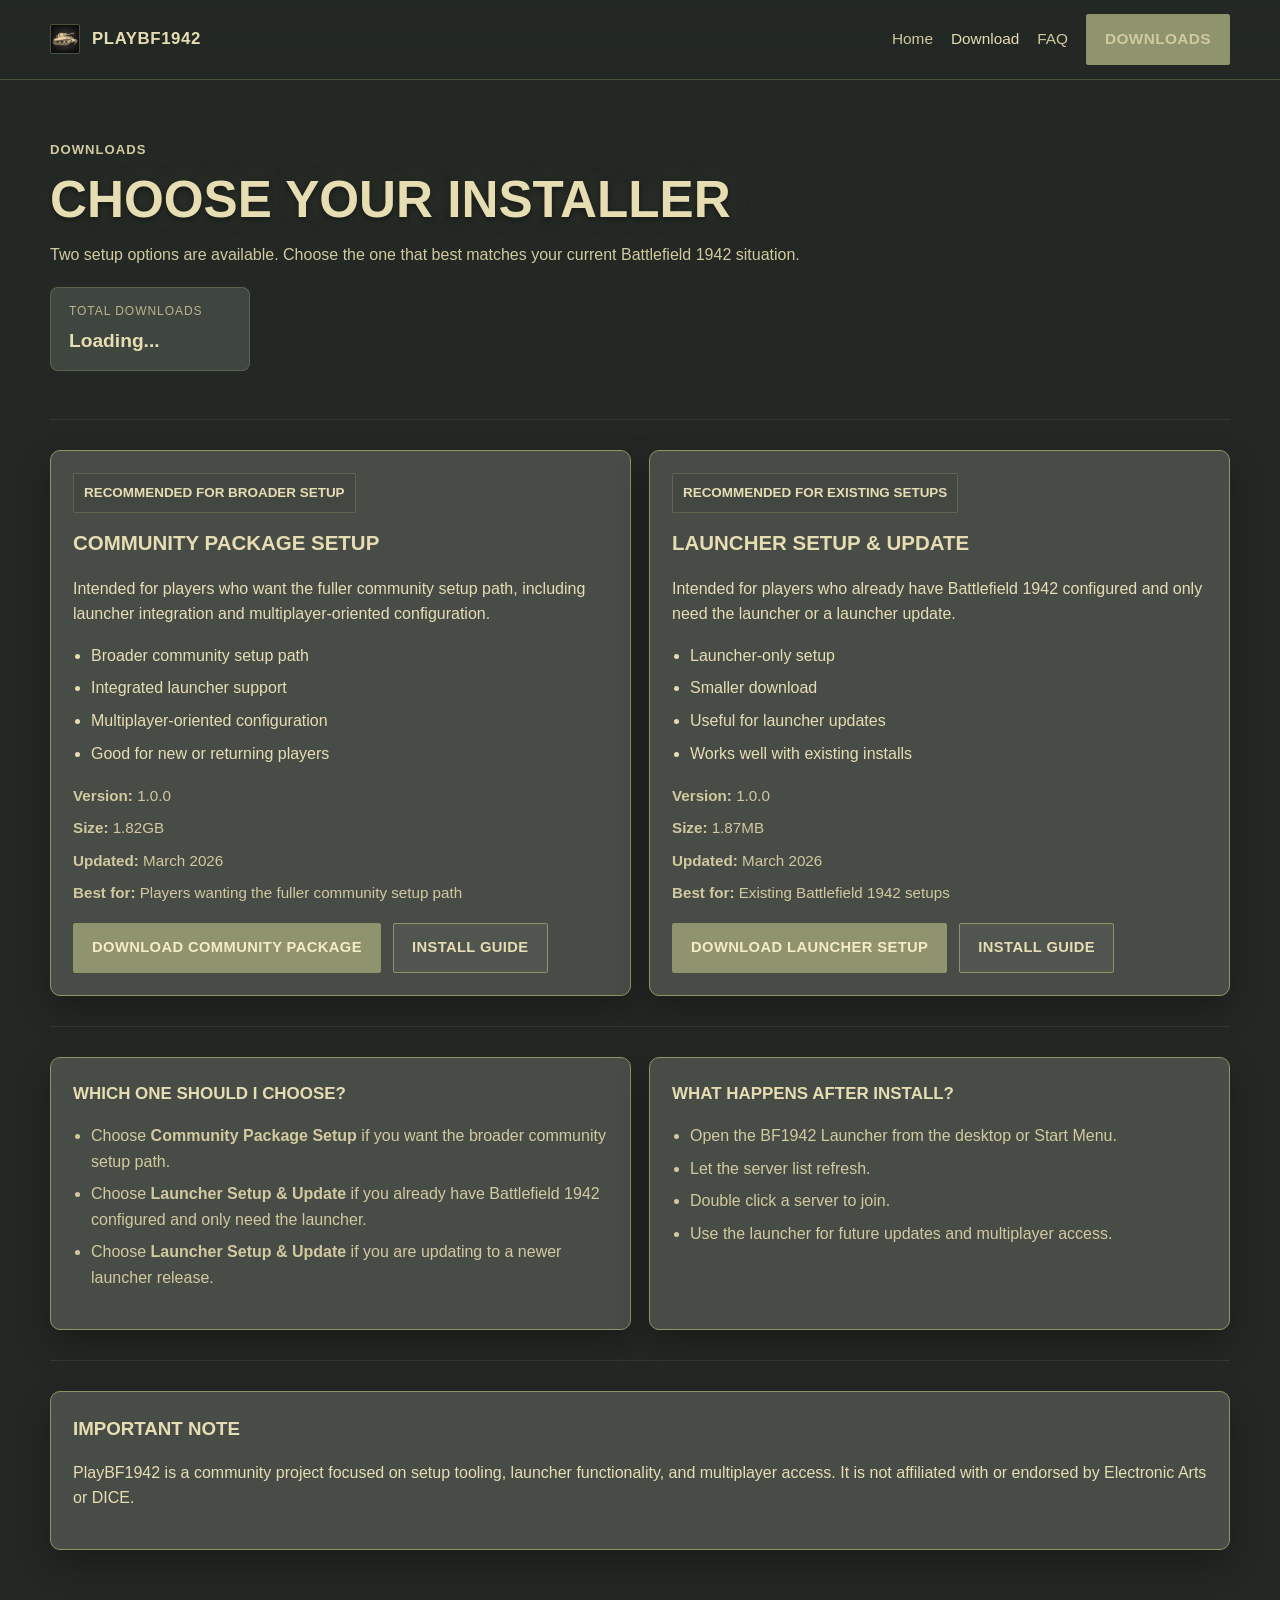
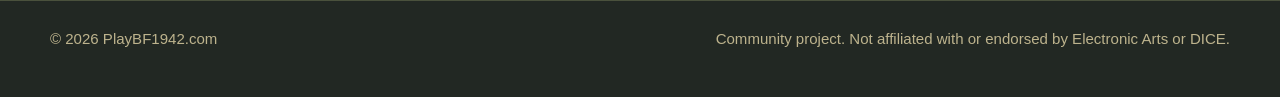
<file: download.html>
<!DOCTYPE html>
<html lang="en">
<head>
  <meta charset="UTF-8" />
  <meta name="viewport" content="width=device-width, initial-scale=1.0" />
  <title>Downloads - PlayBF1942</title>
  <meta
    name="description"
    content="Download the PlayBF1942 Community Package Setup or Launcher Setup & Update."
  />
  <link rel="stylesheet" href="styles.css" />
</head>
<body>
  <header class="site-header">
    <div class="container header-inner">
      <a class="brand" href="index.html">
        <img src="images/launcher-icon.png" alt="BF1942 Launcher Icon" />
        <span>PlayBF1942</span>
      </a>

      <nav class="nav-links">
        <a href="index.html">Home</a>
        <a class="active" href="download.html">Download</a>
        <a href="faq.html">FAQ</a>
        <a class="btn btn-primary" href="download.html">Downloads</a>
      </nav>
    </div>
  </header>

  <main class="container">
    <section class="page-header">
      <span class="eyebrow">Downloads</span>
      <h1>Choose your installer</h1>
      <p class="lead">
        Two setup options are available. Choose the one that best matches your current Battlefield 1942 situation.
      </p>

        <div class="download-meta-strip">
    <div class="download-meta-item">
      <span class="download-meta-label">Total Downloads</span>
      <strong id="download-count">Loading...</strong>
    </div>
      
    </section>

    <section class="download-grid">
      <article class="download-card">
        <span class="badge">Recommended for broader setup</span>
        <h2>Community Package Setup</h2>
        <p>
          Intended for players who want the fuller community setup path, including launcher integration and multiplayer-oriented configuration.
        </p>

        <ul class="list">
          <li>Broader community setup path</li>
          <li>Integrated launcher support</li>
          <li>Multiplayer-oriented configuration</li>
          <li>Good for new or returning players</li>
        </ul>

        <div class="meta">
          <div><strong>Version:</strong> <span id="community-version">Loading...</span></div>
          <div><strong>Size:</strong> 1.82GB</div>
          <div><strong>Updated:</strong> March 2026</div>
          <div><strong>Best for:</strong> Players wanting the fuller community setup path</div>
        </div>

        <div class="card-actions">
          <a class="btn btn-primary" href="https://github.com/TheHogSqueezer/playbf1942-downloads/releases/latest/download/BF1942CommunityPackageSetup.exe">Download Community Package</a>
          <a class="btn btn-secondary" href="faq.html">Install Guide</a>
        </div>
      </article>

      <article class="download-card">
        <span class="badge">Recommended for existing setups</span>
        <h2>Launcher Setup &amp; Update</h2>
        <p>
          Intended for players who already have Battlefield 1942 configured and only need the launcher or a launcher update.
        </p>

        <ul class="list">
          <li>Launcher-only setup</li>
          <li>Smaller download</li>
          <li>Useful for launcher updates</li>
          <li>Works well with existing installs</li>
        </ul>

        <div class="meta">
          <div><strong>Version:</strong> <span id="launcher-version">Loading...</span></div>
          <div><strong>Size:</strong> 1.87MB</div>
          <div><strong>Updated:</strong> March 2026</div>
          <div><strong>Best for:</strong> Existing Battlefield 1942 setups</div>
        </div>

        <div class="card-actions">
          <a class="btn btn-primary" href="https://github.com/TheHogSqueezer/playbf1942-downloads/releases/latest/download/BF1942LauncherSetup.exe">Download Launcher Setup</a>
          <a class="btn btn-secondary" href="faq.html">Install Guide</a>
        </div>
      </article>
    </section>

    <section class="info-grid">
      <article class="info-card">
        <h3>Which one should I choose?</h3>
        <ul>
          <li>Choose <strong>Community Package Setup</strong> if you want the broader community setup path.</li>
          <li>Choose <strong>Launcher Setup &amp; Update</strong> if you already have Battlefield 1942 configured and only need the launcher.</li>
          <li>Choose <strong>Launcher Setup &amp; Update</strong> if you are updating to a newer launcher release.</li>
        </ul>
      </article>

      <article class="info-card">
        <h3>What happens after install?</h3>
        <ul>
          <li>Open the BF1942 Launcher from the desktop or Start Menu.</li>
          <li>Let the server list refresh.</li>
          <li>Double click a server to join.</li>
          <li>Use the launcher for future updates and multiplayer access.</li>
        </ul>
      </article>
    </section>

    <section>
      <div class="callout">
        <h3>Important note</h3>
        <p>
          PlayBF1942 is a community project focused on setup tooling, launcher functionality, and multiplayer access.
          It is not affiliated with or endorsed by Electronic Arts or DICE.
        </p>
      </div>
    </section>
  </main>

  <footer class="site-footer">
    <div class="container footer-inner">
      <div>© 2026 PlayBF1942.com</div>
      <div>Community project. Not affiliated with or endorsed by Electronic Arts or DICE.</div>
    </div>
  </footer>

<script>
async function loadLauncherVersion() {
  try {
    const response = await fetch("launcher-version.json?t=" + Date.now(), {
      cache: "no-store"
    });

    if (!response.ok) {
      throw new Error("Failed to fetch version");
    }

    const data = await response.json();

    const version = data.launcherVersion || "Unknown";

    const launcherEl = document.getElementById("launcher-version");
    const communityEl = document.getElementById("community-version");

    if (launcherEl) launcherEl.textContent = version;
    if (communityEl) communityEl.textContent = version;

  } catch (error) {
    console.error("Version fetch failed:", error);

    const launcherEl = document.getElementById("launcher-version");
    const communityEl = document.getElementById("community-version");

    if (launcherEl) launcherEl.textContent = "Unknown";
    if (communityEl) communityEl.textContent = "Unknown";
  }
}

loadLauncherVersion();
</script>

<script>
async function loadDownloadStats() {
  try {
    const response = await fetch(
      "https://api.github.com/repos/TheHogSqueezer/playbf1942-downloads/releases/latest"
    );

    if (!response.ok) {
      throw new Error("Failed to fetch release data");
    }

    const data = await response.json();

    let total = 0;

    if (data.assets && data.assets.length > 0) {
      data.assets.forEach(asset => {
        total += asset.download_count;
      });
    }

    const el = document.getElementById("download-count");
    if (el) {
      el.textContent = total.toLocaleString();
    }

  } catch (err) {
    console.error("Download stat error:", err);
  }
}

loadDownloadStats();
</script>
  
</body>
</html>
</file>
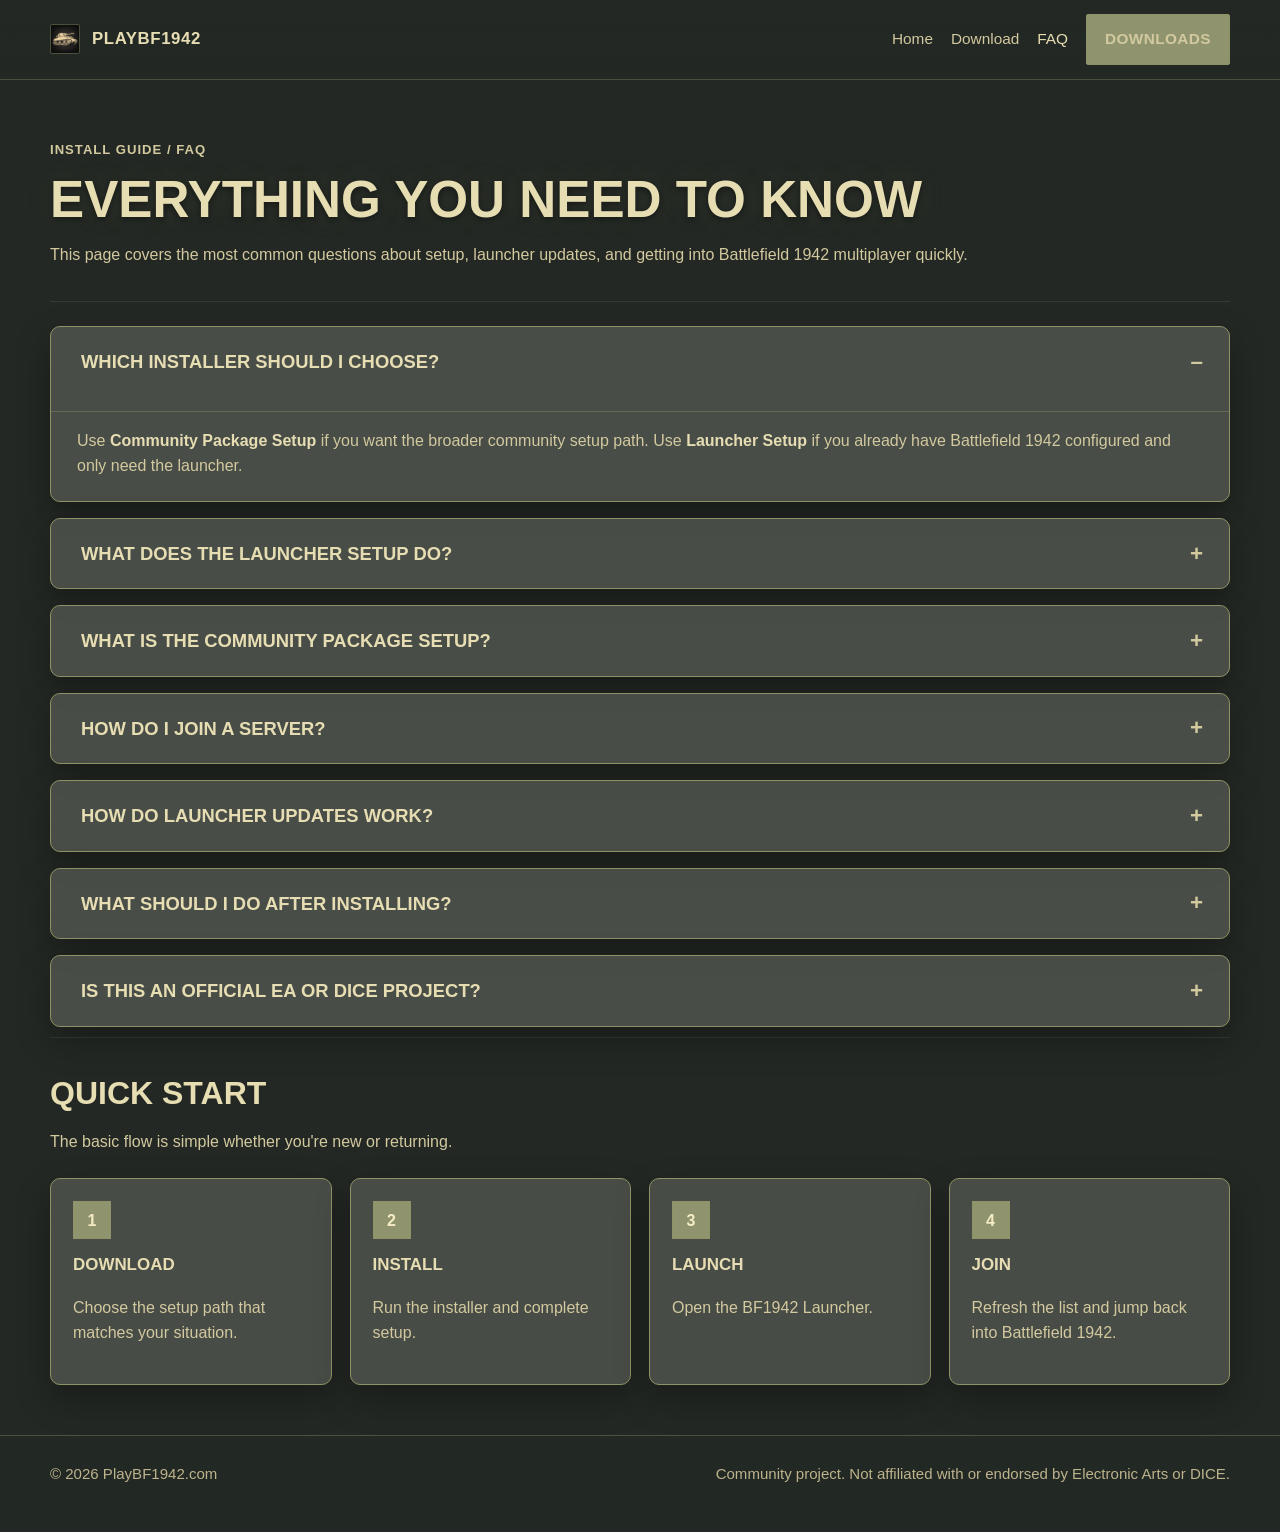
<file: faq.html>
<!DOCTYPE html>
<html lang="en">
<head>
  <meta charset="UTF-8" />
  <meta name="viewport" content="width=device-width, initial-scale=1.0" />
  <title>FAQ - PlayBF1942</title>
  <meta
    name="description"
    content="Frequently asked questions and install guidance for PlayBF1942."
  />
  <link rel="stylesheet" href="styles.css" />
</head>
  
<body>
  <header class="site-header">
    <div class="container header-inner">
      <a class="brand" href="index.html">
        <img src="images/launcher-icon.png" alt="BF1942 Launcher Icon" />
        <span>PlayBF1942</span>
      </a>

      <nav class="nav-links">
        <a href="index.html">Home</a>
        <a href="download.html">Download</a>
        <a class="active" href="faq.html">FAQ</a>
        <a class="btn btn-primary" href="download.html">Downloads</a>
      </nav>
    </div>
  </header>

  <main class="container">
    <section class="page-header">
      <span class="eyebrow">Install Guide / FAQ</span>
      <h1>Everything you need to know</h1>
      <p class="lead">
        This page covers the most common questions about setup, launcher updates, and getting into Battlefield 1942 multiplayer quickly.
      </p>
    </section>

<section class="faq-list">
  <article class="faq-item">
    <details open>
      <summary>Which installer should I choose?</summary>
      <div class="faq-answer">
        <p>
          Use <strong>Community Package Setup</strong> if you want the broader community setup path.
          Use <strong>Launcher Setup</strong> if you already have Battlefield 1942 configured and only need the launcher.
        </p>
      </div>
    </details>
  </article>

  <article class="faq-item">
    <details>
      <summary>What does the Launcher Setup do?</summary>
      <div class="faq-answer">
        <p>
          The Launcher Setup is intended for players who only need the BF1942 launcher and server browser,
          especially for existing installs or launcher updates.
        </p>
      </div>
    </details>
  </article>

  <article class="faq-item">
    <details>
      <summary>What is the Community Package Setup?</summary>
      <div class="faq-answer">
        <p>
          The Community Package Setup is the broader community-oriented setup path intended to help players
          get into multiplayer with a more complete installation flow.
        </p>
      </div>
    </details>
  </article>

  <article class="faq-item">
    <details>
      <summary>How do I join a server?</summary>
      <div class="faq-answer">
        <p>
          Open the BF1942 Launcher, let the server list refresh, then double click a server to join.
        </p>
      </div>
    </details>
  </article>

  <article class="faq-item">
    <details>
      <summary>How do launcher updates work?</summary>
      <div class="faq-answer">
        <p>
          If you already have Battlefield 1942 configured, the Launcher Setup is the intended path
          for getting the newest launcher release.
        </p>
      </div>
    </details>
  </article>

  <article class="faq-item">
    <details>
      <summary>What should I do after installing?</summary>
      <div class="faq-answer">
        <ul>
          <li>Open the BF1942 Launcher from the desktop or Start Menu.</li>
          <li>Confirm your path or settings if needed.</li>
          <li>Wait for the server browser to refresh.</li>
          <li>Double click a server to play.</li>
        </ul>
      </div>
    </details>
  </article>

  <article class="faq-item">
    <details>
      <summary>Is this an official EA or DICE project?</summary>
      <div class="faq-answer">
        <p>
          No. PlayBF1942 is a community project and is not affiliated with or endorsed by
          Electronic Arts or DICE.
        </p>
      </div>
    </details>
  </article>
</section>

    <section>
      <h2 class="section-title">Quick start</h2>
      <p class="section-copy">
        The basic flow is simple whether you're new or returning.
      </p>

      <div class="steps-grid">
        <article class="step">
          <div class="step-number">1</div>
          <h3>Download</h3>
          <p>Choose the setup path that matches your situation.</p>
        </article>

        <article class="step">
          <div class="step-number">2</div>
          <h3>Install</h3>
          <p>Run the installer and complete setup.</p>
        </article>

        <article class="step">
          <div class="step-number">3</div>
          <h3>Launch</h3>
          <p>Open the BF1942 Launcher.</p>
        </article>

        <article class="step">
          <div class="step-number">4</div>
          <h3>Join</h3>
          <p>Refresh the list and jump back into Battlefield 1942.</p>
        </article>
      </div>
    </section>
  </main>

  <footer class="site-footer">
    <div class="container footer-inner">
      <div>© 2026 PlayBF1942.com</div>
      <div>Community project. Not affiliated with or endorsed by Electronic Arts or DICE.</div>
    </div>
  </footer>
</body>
</html>
</file>
<file: styles.css>
:root {
  --bg: #2f3430;
  --bg-deep: #232824;
  --bg-overlay: rgba(35, 40, 36, 0.9);

  --panel: #4a4f49;
  --panel-2: #535851;
  --panel-3: #434842;

  --border: #8d9364;
  --border-soft: rgba(141, 147, 100, 0.38);

  --text: #e7ddb3;
  --text-soft: #d3c99f;
  --text-dim: #bdb38d;

  --accent: #8f946f;
  --accent-hover: #a2a783;
  --accent-2: #6d7256;

  --button-text: #f5ecc5;

  --success: #95a27a;
  --warning: #b6a06a;

  --shadow: 0 14px 34px rgba(0, 0, 0, 0.28);
  --radius: 10px;
  --radius-sm: 6px;
  --max-width: 1180px;
  --transition: 0.18s ease;
}

* {
  box-sizing: border-box;
}

html {
  scroll-behavior: smooth;
}

body {
  margin: 0;
  font-family: Arial, Helvetica, sans-serif;
  color: var(--text);
  background: linear-gradient(rgba(35, 40, 36, 0.95), rgba(35, 40, 36, 0.95)), var(--bg-deep);
  line-height: 1.6;
}

body.home-page {
  background:
    linear-gradient(rgba(35, 40, 36, 0.82), rgba(35, 40, 36, 0.9)),
    url("images/gameplay.jpg") center top / cover fixed no-repeat,
    var(--bg-deep);
}

a {
  color: inherit;
  text-decoration: none;
}

img {
  max-width: 100%;
  display: block;
}

.container {
  width: min(calc(100% - 32px), var(--max-width));
  margin: 0 auto;
}

.site-header {
  position: sticky;
  top: 0;
  z-index: 100;
  background: linear-gradient(
    180deg,
    rgba(35, 40, 36, 0.98),
    rgba(35, 40, 36, 0.92)
  );
  border-bottom: 1px solid var(--border-soft);
  backdrop-filter: blur(10px);
}

.header-inner {
  display: flex;
  align-items: center;
  justify-content: space-between;
  gap: 18px;
  padding: 14px 0;
}

.brand {
  display: flex;
  align-items: center;
  gap: 12px;
  font-weight: 800;
  font-size: 1.05rem;
  letter-spacing: 0.6px;
  text-transform: uppercase;
}

.brand img {
  height: 30px;
  width: auto;
  border: 1px solid var(--border-soft);
  border-radius: 2px;
}

.nav-links {
  display: flex;
  align-items: center;
  gap: 18px;
  flex-wrap: wrap;
}

.nav-links a {
  color: var(--text-soft);
  font-size: 0.96rem;
}

.nav-links a:hover,
.nav-links a.active {
  color: var(--text);
}

.btn {
  display: inline-block;
  padding: 12px 18px;
  border: 1px solid var(--border);
  border-radius: 2px;
  font-weight: 700;
  transition: var(--transition);
  cursor: pointer;
  text-transform: uppercase;
  letter-spacing: 0.4px;
  font-size: 0.92rem;
}

.btn:hover {
  transform: translateY(-1px);
}

.btn-primary {
  background: var(--accent);
  color: var(--button-text);
}

.btn-primary:hover {
  background: var(--accent-hover);
}

.btn-secondary {
  background: rgba(83, 88, 81, 0.84);
  color: var(--text);
}

.btn-secondary:hover {
  background: rgba(94, 100, 92, 0.96);
}

.hero {
  padding: 72px 0 40px;
}

.hero-grid {
  display: grid;
  grid-template-columns: 1.15fr 0.85fr;
  gap: 28px;
  align-items: center;
}

.eyebrow {
  display: inline-block;
  margin-bottom: 14px;
  color: var(--text-soft);
  font-weight: 700;
  font-size: 0.82rem;
  letter-spacing: 1px;
  text-transform: uppercase;
}

h1 {
  margin: 0 0 16px;
  font-size: clamp(2.5rem, 5vw, 4.5rem);
  line-height: 1.02;
  text-transform: uppercase;
  text-shadow:
    0 2px 6px rgba(0, 0, 0, 0.45),
    0 0 30px rgba(180, 170, 120, 0.12);
}

.hero p,
.lead,
.section-copy,
.card p,
.info-card p,
.info-card ul,
.faq-item p,
.faq-item ul,
.step p {
  color: var(--text-soft);
}

.hero p {
  margin: 0 0 24px;
  font-size: 1.05rem;
  max-width: 720px;
}

.hero-actions,
.card-actions {
  display: flex;
  flex-wrap: wrap;
  gap: 12px;
}

.hero-actions {
  margin-bottom: 22px;
}

.hero-meta {
  display: flex;
  flex-wrap: wrap;
  gap: 18px;
  color: var(--text-soft);
  font-size: 0.94rem;
}

.hero-live-stat {
  display: inline-flex;
  flex-direction: column;
  gap: 4px;
  margin: 0 0 20px;
  padding: 14px 18px;
  background: rgba(74, 79, 73, 0.82);
  border: 1px solid var(--border-soft);
  border-radius: 8px;
  box-shadow: var(--shadow);
}

.hero-live-label {
  font-size: 0.78rem;
  text-transform: uppercase;
  letter-spacing: 0.08em;
  color: var(--text-dim);
}

.hero-live-stat strong {
  font-size: 2rem;
  line-height: 1;
  color: var(--text);
}

.panel,
.feature-card,
.step,
.download-card,
.info-card,
.faq-item,
.callout,
.screenshot-card {
  background: rgba(74, 79, 73, 0.95);
  border: 1px solid var(--border);
  border-radius: var(--radius);
  box-shadow: var(--shadow);
}

.panel {
  padding: 18px;
}

.launcher-preview {
  aspect-ratio: 16 / 10;
  border-radius: var(--radius-sm);
  border: 1px solid var(--border-soft);
  background:
    linear-gradient(rgba(0, 0, 0, 0.08), rgba(0, 0, 0, 0.16)),
    url("images/launcher-screenshot.jpg") center / cover no-repeat,
    var(--panel-3);
  display: flex;
  align-items: flex-end;
  padding: 14px;
}

.preview-badge {
  background: rgba(47, 52, 48, 0.92);
  border: 1px solid var(--border);
  padding: 8px 12px;
  border-radius: 2px;
  font-weight: 700;
  font-size: 0.9rem;
  text-transform: uppercase;
}

.hero-stats {
  display: grid;
  grid-template-columns: 1fr 1fr;
  gap: 12px;
  margin-top: 14px;
}

.mini-stat {
  background: rgba(67, 72, 66, 0.92);
  border: 1px solid var(--border-soft);
  border-radius: var(--radius-sm);
  padding: 14px;
}

.mini-stat strong {
  display: block;
  margin-bottom: 4px;
  font-size: 1.02rem;
}

section {
  padding: 30px 0;
}

.section-title {
  margin: 0 0 10px;
  font-size: 2rem;
  text-transform: uppercase;
}

.section-copy {
  margin: 0 0 24px;
  max-width: 800px;
}

.features-grid,
.steps-grid,
.download-grid,
.info-grid,
.screenshot-grid,
.cta-grid {
  display: grid;
  gap: 18px;
}

.features-grid {
  grid-template-columns: repeat(3, 1fr);
}

.steps-grid {
  grid-template-columns: repeat(4, 1fr);
}

.download-grid,
.info-grid,
.cta-grid,
.screenshot-grid {
  grid-template-columns: 1fr 1fr;
}

section {
  padding: 30px 0;
}

section + section {
  border-top: 1px solid rgba(141, 147, 100, 0.16);
}

.feature-card,
.step,
.download-card,
.info-card,
.screenshot-card,
.callout {
  padding: 22px;
}

.feature-card h3,
.step h3,
.download-card h2,
.info-card h3,
.faq-item h2,
.callout h3,
.screenshot-card h3 {
  margin: 0 0 10px;
  text-transform: uppercase;
}

.feature-card h3,
.step h3,
.info-card h3,
.screenshot-card h3 {
  font-size: 1.06rem;
}

.feature-card,
.callout,
.download-card {
  transition: transform 0.18s ease, border-color 0.18s ease, box-shadow 0.18s ease;
}

.feature-card:hover,
.callout:hover,
.download-card:hover {
  transform: translateY(-4px);
  border-color: #a2a783;
}

.download-card h2,
.faq-item h2 {
  font-size: 1.28rem;
}

.list,
.info-card ul,
.faq-item ul {
  padding-left: 18px;
}

.list li,
.info-card li,
.faq-item li {
  margin-bottom: 7px;
}

.step-number {
  width: 38px;
  height: 38px;
  display: inline-flex;
  align-items: center;
  justify-content: center;
  border: 1px solid var(--border);
  background: var(--accent);
  color: var(--button-text);
  font-weight: 800;
  margin-bottom: 12px;
}

.badge {
  display: inline-block;
  margin-bottom: 14px;
  background: rgba(67, 72, 66, 0.94);
  border: 1px solid var(--border-soft);
  color: var(--text);
  padding: 8px 10px;
  font-size: 0.84rem;
  font-weight: 700;
  border-radius: 2px;
  text-transform: uppercase;
}

.faq-list {
  display: grid;
  gap: 14px;
  padding: 24px 0 10px;
}

.faq-item {
  background: rgba(74, 79, 73, 0.96);
  border: 1px solid var(--border);
  border-radius: var(--radius);
  box-shadow: var(--shadow);
  overflow: hidden;
  padding: 0;
}

.faq-item details {
  width: 100%;
}

.faq-item summary {
  list-style: none;
  cursor: pointer;
  padding: 20px 26px;
  padding-left: 30px;
  font-size: 1.15rem;
  font-weight: 800;
  text-transform: uppercase;
  color: var(--text);
  display: flex;
  align-items: center;
  justify-content: space-between;
  gap: 16px;
  transition: background 0.18s ease;
}

.faq-item summary:hover {
  background: rgba(83, 88, 81, 0.38);
}

.faq-item summary::-webkit-details-marker {
  display: none;
}

.faq-item summary::after {
  content: "+";
  font-size: 1.4rem;
  line-height: 1;
  color: var(--text-soft);
  flex-shrink: 0;
}

.faq-item details[open] summary::after {
  content: "–";
}

.faq-answer {
  padding: 0 26px 22px;
  margin-top: 14px;
  color: var(--text-soft);
  border-top: 1px solid var(--border-soft);
}

.faq-answer p,
.faq-answer ul {
  margin: 16px 0 0;
}

.faq-answer ul {
  padding-left: 20px;
}

.faq-answer li {
  margin-bottom: 8px;
}

.faq-answer strong {
  color: var(--text);
}

.meta {
  display: grid;
  gap: 8px;
  margin: 18px 0;
  color: var(--text-soft);
  font-size: 0.95rem;
}

.page-header {
  padding: 56px 0 18px;
}

.page-header h1 {
  font-size: clamp(2.2rem, 4vw, 3.9rem);
}

.screenshot-frame {
  aspect-ratio: 16 / 10;
  border-radius: var(--radius-sm);
  border: 1px solid var(--border-soft);
  background: var(--panel-3) center / cover no-repeat;
  margin-bottom: 14px;
}

.screenshot-frame.launcher {
  background-image: url("images/launcher-screenshot.jpg");
}

.screenshot-frame.gameplay {
  background-image: url("images/gameplay.jpg");
}

.faq-list {
  display: grid;
  gap: 16px;
  padding: 24px 0 10px;
}

.download-meta-strip {
  display: flex;
  flex-wrap: wrap;
  gap: 16px;
  margin: 20px 0 30px;
}

.download-meta-item {
  background: rgba(74, 79, 73, 0.75);
  border: 1px solid var(--border-soft);
  border-radius: 8px;
  padding: 14px 18px;
  min-width: 200px;
}

.download-meta-label {
  display: block;
  font-size: 0.75rem;
  text-transform: uppercase;
  letter-spacing: 0.08em;
  color: var(--text-dim);
  margin-bottom: 4px;
}

.download-meta-item strong {
  font-size: 1.2rem;
  color: var(--text);
}

.site-footer {
  margin-top: 20px;
  padding: 26px 0 46px;
  border-top: 1px solid var(--border-soft);
  background: rgba(35, 40, 36, 0.88);
  color: var(--text-dim);
  font-size: 0.94rem;
}

.footer-inner {
  display: flex;
  justify-content: space-between;
  gap: 16px;
  flex-wrap: wrap;
}

@media (max-width: 980px) {
  .hero-grid,
  .features-grid,
  .steps-grid,
  .download-grid,
  .info-grid,
  .cta-grid,
  .screenshot-grid {
    grid-template-columns: 1fr;
  }

  .hero {
    padding-top: 48px;
  }
}

@media (max-width: 720px) {
  .header-inner {
    flex-direction: column;
    align-items: flex-start;
  }

  .hero-meta,
  .hero-stats {
    grid-template-columns: 1fr;
  }

  .hero-meta {
    flex-direction: column;
    gap: 8px;
  }
}
</file>
